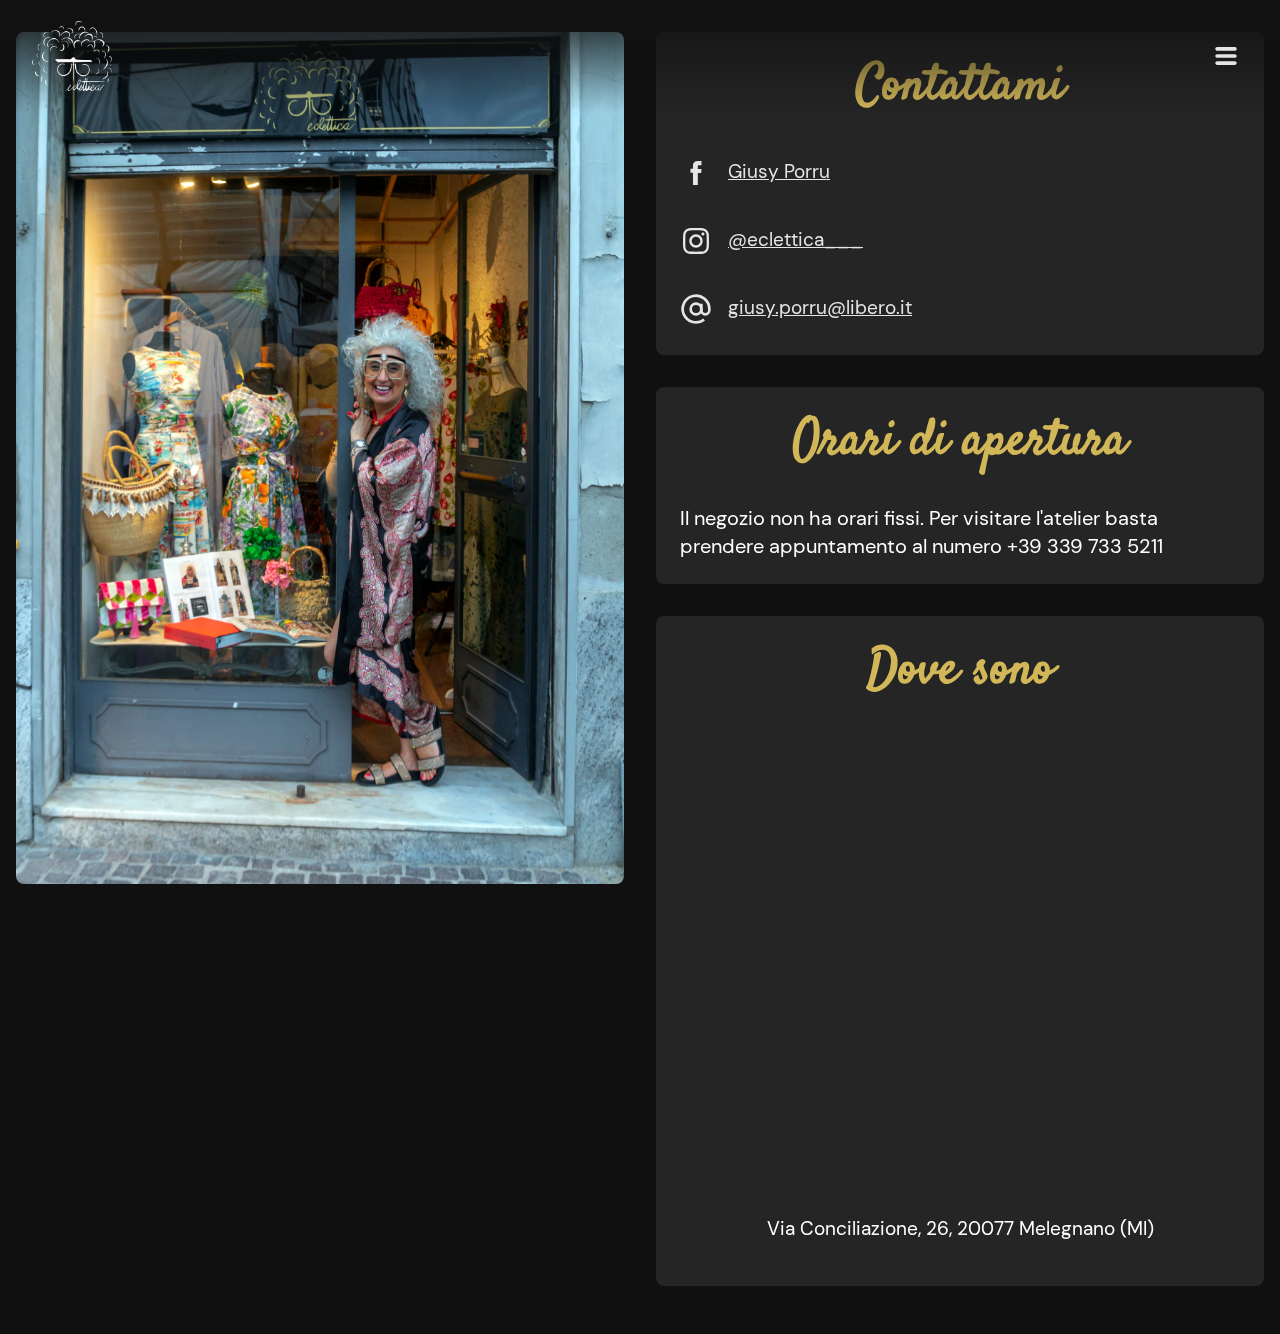
<file: contacts.html>
<!DOCTYPE html>
<html lang="it" dir="ltr">
<head>
    <meta charset="UTF-8">
    <meta name="viewport" content="width=device-width, initial-scale=1.0">
    <title>Contatti - Eclettica | Atelier di Moda e Musica a Melegnano</title>
    
    <!-- SEO -->
    <meta name="description" content="Contatta Eclettica, l'atelier di moda e musica a Melegnano. Vieni a trovarci in Via Conciliazione 26 o contattaci per informazioni sulle nostre creazioni uniche.">
    <meta name="keywords" content="eclettica contatti, atelier Melegnano, moda, musica, orari negozio, indirizzo">
    <meta name="author" content="Giusy Porru">
    <meta name="robots" content="index, follow, max-snippet:-1, max-image-preview:large, max-video-preview:-1">
    
    <!-- Open Graph / Social Media -->
    <meta property="og:type" content="website">
    <meta property="og:title" content="Contatti - Eclettica Atelier">
    <meta property="og:description" content="Vieni a trovarci nel nostro atelier a Melegnano. Creazioni uniche di moda e musica.">
    <meta property="og:image" content="https://eclettica.design/images/og-image.jpg">
    <meta property="og:url" content="https://eclettica.design/contacts">
    
    <!-- Twitter -->
    <meta name="twitter:card" content="summary_large_image">
    <meta name="twitter:title" content="Contatti - Eclettica Atelier">
    <meta name="twitter:description" content="Vieni a trovarci nel nostro atelier a Melegnano. Creazioni uniche di moda e musica.">
    <meta name="twitter:image" content="https://eclettica.design/images/twitter-image.jpg">
    
    <!-- Favicon -->
    <link rel="apple-touch-icon" sizes="180x180" href="images/favicon/apple-touch-icon.png">
    <link rel="icon" type="image/png" sizes="32x32" href="images/favicon/favicon-32x32.png">
    <link rel="icon" type="image/png" sizes="16x16" href="images/favicon/favicon-16x16.png">
    <link rel="icon" type="image/png" sizes="192x192" href="images/favicon/android-chrome-192x192.png">
    <link rel="icon" type="image/png" sizes="512x512" href="images/favicon/android-chrome-512x512.png">
    <link rel="icon" type="image/x-icon" href="images/favicon/favicon.ico">
    <link rel="manifest" href="images/favicon/site.webmanifest">
    <link rel="shortcut icon" href="images/favicon/favicon.ico">
    <meta name="theme-color" content="#101010">
    
    <!-- Preload -->
    <link rel="preload" href="fonts/dm-sans/DMSans-Regular.woff2" as="font" type="font/woff2" crossorigin>
    <link rel="preload" href="fonts/dm-sans/DMSans-Regular.woff" as="font" type="font/woff" crossorigin>
    <link rel="preload" href="fonts/dm-sans/DMSans-Medium.woff2" as="font" type="font/woff2" crossorigin>
    <link rel="preload" href="fonts/dm-sans/DMSans-Medium.woff" as="font" type="font/woff" crossorigin>
    <link rel="preload" href="fonts/dm-sans/DMSans-Bold.woff2" as="font" type="font/woff2" crossorigin>
    <link rel="preload" href="fonts/dm-sans/DMSans-Bold.woff" as="font" type="font/woff" crossorigin>
    <link rel="preload" href="fonts/satisfy/Satisfy-Regular.woff2" as="font" type="font/woff2" crossorigin>
    <link rel="preload" href="fonts/satisfy/Satisfy-Regular.woff" as="font" type="font/woff" crossorigin>
    <link rel="preload" href="css/style.css" as="style">
    
    
    <!-- Styles -->
    <link rel="stylesheet" href="css/styleIndex.css">
    <link rel="stylesheet" href="css/styleContacts.css">

    <!-- Schema.org markup per Google -->
    <script type="application/ld+json">
    {
        "@context": "https://schema.org",
        "@type": "WebSite",
        "url": "https://eclettica.design/",
        "name": "Eclettica",
        "description": "atelier di moda a Melegnano dal 1965. Creazioni uniche che fondono arte, musica e moda. Ogni pezzo è fatto a mano con passione e creatività.",
        "potentialAction": {
            "@type": "SearchAction",
            "target": "https://eclettica.design/search?q={search_term_string}",
            "query-input": "required name=search_term_string"
        },
        "sameAs": [
            "https://www.facebook.com/giusy.porru.3/",
            "https://www.instagram.com/eclettica___/"
        ]
    }
    </script>
    <script type="application/ld+json">
    {
        "@context": "https://schema.org",
        "@type": "Organization",
        "url": "https://eclettica.design",
        "logo": "https://eclettica.design/images/logo_giusy_oro.png",
        "name": "Eclettica",
        "siteNavigationElement": [
            {
                "@type": "SiteNavigationElement",
                "name": "Home",
                "url": "https://eclettica.design/"
            },
            {
                "@type": "SiteNavigationElement",
                "name": "About Me",
                "url": "https://eclettica.design/#about"
            },
            {
                "@type": "SiteNavigationElement",
                "name": "Contacts",
                "url": "https://eclettica.design/contacts.html"
            }
        ]
    }
    </script>
    
    <!-- Canonical URL -->
    <link rel="canonical" href="https://eclettica.design/contacts.html" />
    <!-- Collegamenti tra le pagine -->
    <link rel="prev" href="https://eclettica.design/" />


    <!-- Breadcrumbs strutturati -->
    <script type="application/ld+json">
    {
        "@context": "https://schema.org",
        "@type": "BreadcrumbList",
        "itemListElement": [{
            "@type": "ListItem",
            "position": 1,
            "name": "Home",
            "item": "https://eclettica.design/"
        },{
            "@type": "ListItem",
            "position": 2,
            "name": "Contatti",
            "item": "https://eclettica.design/contacts.html"
        }]
    }
    </script>
</head>
<body class="w-body bodyContent">
    <div class="w-box bodyInnerContent" role="main">
        <!-- NAVBAR -->
        <nav class="navbar" role="navigation" aria-label="Menu principale" itemscope itemtype="https://schema.org/SiteNavigationElement">
            <a href="index.html#home" class="navbarLogo" aria-label="Torna alla home">
                <img alt="Eclettica Logo" src="images/logo_giusy_oro.png" class="navbarLogoImage gold" />
                <img alt="Eclettica Logo" src="images/logo_giusy_bianco.png" class="navbarLogoImage white" />
            </a>
            <button type="button" class="navbarMenu" onclick="toggleMenu()" aria-expanded="false"
                aria-controls="sideMenu" aria-label="Apri menu">
                <svg xmlns="http://www.w3.org/2000/svg" viewBox="0 0 72 72">
                    <path fill="currentColor"
                        d="M56 48c2.209 0 4 1.791 4 4 0 2.209-1.791 4-4 4-1.202 0-38.798 0-40 0-2.209 0-4-1.791-4-4 0-2.209 1.791-4 4-4C17.202 48 54.798 48 56 48zM56 32c2.209 0 4 1.791 4 4 0 2.209-1.791 4-4 4-1.202 0-38.798 0-40 0-2.209 0-4-1.791-4-4 0-2.209 1.791-4 4-4C17.202 32 54.798 32 56 32zM56 16c2.209 0 4 1.791 4 4 0 2.209-1.791 4-4 4-1.202 0-38.798 0-40 0-2.209 0-4-1.791-4-4 0-2.209 1.791-4 4-4C17.202 16 54.798 16 56 16z" />
                </svg>
            </button>
        </nav>

        <!-- OPEN MENU -->
        <div id="sideMenu" class="side-menu" role="dialog" aria-label="Menu di navigazione" aria-hidden="true">
            <button class="close-btn" onclick="toggleMenu()" aria-label="Chiudi menu">
                <div class="w-html-embed">
                    <svg xmlns="http://www.w3.org/2000/svg" width="100%" height="100%" viewBox="0 0 24 24" fill="none"
                        stroke="currentColor" stroke-width="2" stroke-linecap="round" stroke-linejoin="round">
                        <line x1="18" y1="6" x2="6" y2="18"></line>
                        <line x1="6" y1="6" x2="18" y2="18"></line>
                    </svg>
                </div>
            </button>
            <nav role="navigation" aria-label="Menu principale">
                <a href="index.html" aria-label="Vai alla sezione Home">HOME</a>
                <a href="index.html#about " aria-label="Vai alla sezione Chi siamo">ABOUT ME</a>
                <a href="contacts.html" aria-label="Vai alla pagina Contatti">CONTACTS</a>
            </nav>
        </div>

        <!-- CONTACTS CONTENT -->
        <main class="contacts-content" role="main" aria-label="Contenuto principale">
            <div class="contacts-left" role="img" aria-label="Foto del negozio Eclettica">
                <div class="contact-image-container">
                    <img src="images/negozio.webp" alt="Vetrina e ingresso del negozio Eclettica" class="contact-image">
                </div>
            </div>
            <div class="contacts-right" role="complementary" aria-label="Informazioni di contatto">
                <!-- Sezione contatti -->
                <section class="contact-section" aria-labelledby="contact-title">
                    <h2 id="contact-title" class="section-title">Contattami</h2>
                    <div class="contact-methods" role="list">
                        <a href="https://www.facebook.com/giusy.porru.3/" 
                           class="contact-method" 
                           target="_blank"
                           rel="noopener"
                           role="listitem"
                           aria-label="Profilo Facebook di Giusy Porru, si apre in una nuova finestra">
                            <div class="contact-icon">
                                <svg xmlns="http://www.w3.org/2000/svg" viewBox="0 0 32 32" fill="currentColor">
                                    <path d="M13.0755 28H17.8395V15.9551H21.1654L21.5249 11.9101H17.8395C17.8395 11.9101 17.8395 10.382 17.8395 9.57303C17.8395 8.58427 18.0193 8.22472 18.9182 8.22472C19.6373 8.22472 21.5249 8.22472 21.5249 8.22472V4C21.5249 4 18.7384 4 18.1991 4C14.6036 4 12.9856 5.61798 12.9856 8.58427C12.9856 11.191 12.9856 11.8202 12.9856 11.8202H10.4688V15.8652H12.9856V28H13.0755Z"/>
                                </svg>
                            </div>
                            <span class="contact-label">Giusy Porru</span>
                        </a>
                        <a href="https://www.instagram.com/eclettica___/" 
                           class="contact-method" 
                           target="_blank"
                           rel="noopener"
                           role="listitem"
                           aria-label="Profilo Instagram Eclettica, si apre in una nuova finestra">
                            <div class="contact-icon">
                                <svg xmlns="http://www.w3.org/2000/svg" width="100%" height="100%" viewBox="0 0 32 32"
                                            fill="currentColor">
                                            <path fill-rule="evenodd" clip-rule="evenodd"
                                                d="M16 9.32426C12.313 9.32426 9.32426 12.313 9.32426 16C9.32426 19.6868 12.313 22.6756 16 22.6756C19.6868 22.6756 22.6756 19.6868 22.6756 16C22.6756 12.313 19.6868 9.32426 16 9.32426ZM16 20.3333C13.6067 20.3333 11.6666 18.3932 11.6666 16C11.6666 13.6067 13.6067 11.6666 16 11.6666C18.3932 11.6666 20.3333 13.6067 20.3333 16C20.3333 18.3932 18.3932 20.3333 16 20.3333Z"
                                                fill="currentcolor"></path>
                                            <path
                                                d="M22.9422 10.6203C23.8038 10.6203 24.5023 9.92187 24.5023 9.06029C24.5023 8.19872 23.8038 7.50032 22.9422 7.50032C22.0807 7.50032 21.3822 8.19872 21.3822 9.06029C21.3822 9.92187 22.0807 10.6203 22.9422 10.6203Z"
                                                fill="currentcolor"></path>
                                            <path fill-rule="evenodd" clip-rule="evenodd"
                                                d="M16 3C12.4694 3 12.0267 3.01497 10.6401 3.07823C9.25642 3.14139 8.3114 3.36112 7.48445 3.68251C6.62959 4.01473 5.90461 4.45925 5.1819 5.18195C4.45919 5.90466 4.01468 6.62964 3.68246 7.48451C3.36107 8.3114 3.14134 9.25642 3.07818 10.6401C3.01491 12.0267 3 12.4694 3 16C3 19.5306 3.01491 19.9733 3.07818 21.3599C3.14134 22.7436 3.36107 23.6886 3.68246 24.5155C4.01468 25.3704 4.45919 26.0953 5.1819 26.8181C5.90461 27.5408 6.62959 27.9853 7.48445 28.3175C8.3114 28.6389 9.25642 28.8587 10.6401 28.9218C12.0267 28.985 12.4694 29 16 29C19.5306 29 19.9733 28.985 21.3599 28.9218C22.7436 28.8587 23.6886 28.6389 24.5155 28.3175C25.3704 27.9853 26.0953 27.5408 26.8181 26.8181C27.5408 26.0953 27.9853 25.3704 28.3175 24.5155C28.6389 23.6886 28.8587 22.7436 28.9218 21.3599C28.985 19.9733 29 19.5306 29 16C29 12.4694 28.985 12.0267 28.9218 10.6401C28.8587 9.25642 28.6389 8.3114 28.3175 7.48451C27.9853 6.62964 27.5408 5.90466 26.8181 5.18195C26.0953 4.45925 25.3704 4.01473 24.5155 3.68251C23.6886 3.36112 22.7436 3.14139 21.3599 3.07823C19.9733 3.01497 19.5306 3 16 3ZM16 5.34239C19.4711 5.34239 19.8823 5.3556 21.2531 5.41814C22.5206 5.47599 23.2089 5.68777 23.667 5.86575C24.2738 6.10158 24.7069 6.38334 25.1618 6.83822C25.6167 7.29311 25.8984 7.72622 26.1342 8.33297C26.3123 8.79106 26.5241 9.4794 26.5819 10.7469C26.6444 12.1177 26.6577 12.5289 26.6577 16C26.6577 19.4711 26.6444 19.8823 26.5819 21.2531C26.5241 22.5206 26.3123 23.2089 26.1342 23.667C25.8984 24.2738 25.6167 24.7069 25.1618 25.1618C24.7069 25.6167 24.2738 25.8984 23.667 26.1342C23.2089 26.3123 22.5206 26.5241 21.2531 26.5819C19.8825 26.6444 19.4714 26.6577 16 26.6577C12.5286 26.6577 12.1175 26.6444 10.7469 26.5819C9.4794 26.5241 8.79106 26.3123 8.33297 26.1342C7.72617 25.8984 7.29311 25.6167 6.83817 25.1618C6.38329 24.7069 6.10153 24.2738 5.86575 23.667C5.68772 23.2089 5.47594 22.5206 5.41809 21.2531C5.35555 19.8823 5.34234 19.4711 5.34234 16C5.34234 12.5289 5.35555 12.1177 5.41809 10.7469C5.47594 9.4794 5.68772 8.79106 5.86575 8.33297C6.10153 7.72622 6.38329 7.29311 6.83817 6.83822C7.29311 6.38334 7.72617 6.10158 8.33297 5.86575C8.79106 5.68777 9.4794 5.47599 10.7469 5.41814C12.1177 5.3556 12.5289 5.34239 16 5.34239Z"
                                                fill="currentcolor"></path>
                                        </svg>
                            </div>
                            <span class="contact-label">@eclettica___</span>
                        </a>
                        <a href="mailto:giusy.porru@libero.it" 
                           class="contact-method"
                           role="listitem"
                           aria-label="Invia email a giusy.porru@libero.it">
                            <div class="contact-icon">
                                <svg xmlns="http://www.w3.org/2000/svg" viewBox="0 0 24 24" fill="none" stroke="currentColor" stroke-width="2">
                                    <circle cx="12" cy="12" r="4"></circle>
                                    <path d="M16 8v5a3 3 0 0 0 6 0v-1a10 10 0 1 0-3.92 7.94"></path>
                                </svg>
                            </div>
                            <span class="contact-label">giusy.porru@libero.it</span>
                        </a>
                    </div>
                </section>

                <!-- Orari -->
                <section class="hours-section" aria-labelledby="hours-title">
                    <h2 id="hours-title" class="section-title">Orari di apertura</h2>
                    <span role="text">Il negozio non ha orari fissi. Per visitare l'atelier basta prendere appuntamento al numero 
                        <a href="tel:+393397335211" class="phone-link" aria-label="Chiama il numero 339 733 5211">+39 339 733 5211</a>
                    </span>
                </section>
                
                <!-- Mappa -->
                <section class="map-section" aria-labelledby="location-title">
                    <h2 id="location-title" class="section-title">Dove sono</h2>
                    <div class="map-container" role="region" aria-label="Mappa di Google con la posizione del negozio">
                        <iframe 
                            title="Mappa di Google che mostra la posizione del negozio in Via Conciliazione 26, Melegnano"
                            src="https://www.google.com/maps/embed?pb=!1m18!1m12!1m3!1d2800.9303010444736!2d9.319570676891752!3d45.35671177107373!2m3!1f0!2f0!3f0!3m2!1i1024!2i768!4f13.1!3m3!1m2!1s0x4786c4e04f0c3ee1%3A0x6a7c47e5c6c42dd1!2sVia%20Conciliazione%2C%2026%2C%2020077%20Melegnano%20MI!5e0!3m2!1sen!2sit!4v1689241427428!5m2!1sen!2sit"
                            width="100%" 
                            height="450" 
                            style="border:0;" 
                            allowfullscreen="" 
                            loading="lazy" 
                            referrerpolicy="no-referrer-when-downgrade">
                        </iframe>
                    </div>
                    <div class="address" role="contentinfo">
                        <p>Via Conciliazione, 26, 20077 Melegnano (MI)</p>
                    </div>
                </section>               
            </div>
        </main>
    </div>

    <!-- Aggiungiamo uno skip link per saltare direttamente ai contenuti -->
    <a href="#main-content" class="skip-link">Salta al contenuto principale</a>

<!-- JS -->
    <script>
        function toggleMenu() {
            const menu = document.getElementById('sideMenu');
            const menuButton = document.querySelector('.navbarMenu');
            const body = document.body;
            const isOpen = menu.classList.contains('open');

            menu.classList.toggle('open');
            menuButton.classList.toggle('hidden');

            // Aggiorna gli attributi ARIA
            menu.setAttribute('aria-hidden', !isOpen);
            menuButton.setAttribute('aria-expanded', isOpen);

            // Toggle body scroll
            body.style.overflow = isOpen ? 'auto' : 'hidden';
        }

        // Aggiungi event listener per tutti i link nel menu
        document.querySelectorAll('.side-menu a').forEach(link => {
            link.addEventListener('click', function (e) {
                if (this.getAttribute('href') !== '#') {  // Non eseguire per il bottone close
                    const targetId = this.getAttribute('href').slice(1);
                    const targetElement = document.getElementById(targetId);

                    // Chiudi il menu e riabilita lo scroll
                    toggleMenu();
                    document.body.style.overflow = 'auto';

                    // Scroll alla sezione
                    if (targetElement) {
                        e.preventDefault();
                        targetElement.scrollIntoView({
                            behavior: 'smooth'
                        });
                    }
                }
            });
        });

        // Aggiungiamo gestione della tastiera per l'accessibilità
        document.addEventListener('keydown', function(e) {
            if (e.key === 'Escape') {
                const menu = document.getElementById('sideMenu');
                if (menu.classList.contains('open')) {
                    toggleMenu();
                }
            }
        });
        
    </script>
</body>
</html>
</file>
<file: css/style.css>
/* GENERAL SETTINGS */
html {
    scroll-behavior: smooth;
    background-color: #101010;
}

::-webkit-scrollbar, 
::-webkit-scrollbar-button {
    display: none;
}

body {
    -ms-overflow-style: none;
}

/* BASE ELEMENTS */
:where(body.w-body) {
    box-sizing: border-box;
    border-width: 1px;
    -webkit-font-smoothing: antialiased;
    -moz-osx-font-smoothing: grayscale;
    margin: 0;
}

:where(img.w-image) {
    box-sizing: border-box;
    border-width: 1px;
    outline-width: 1px;
    max-width: 100%;
    display: block;
    height: auto;
}

:where(a.w-link, a.w-rich-text-link) {
    box-sizing: border-box;
    border-width: 1px;
    outline-width: 1px;
    min-height: 1em;
    display: inline-block;
}

:where(button.w-button) {
    font-family: inherit;
    font-size: 100%;
    line-height: 1.15;
    box-sizing: border-box;
    border-width: 1px;
    border-style: solid;
    text-transform: none;
    margin: 0;
}

:where(div.w-html-embed) {
    display: contents;
}

:where(b.w-bold-text) {
    font-weight: 700;
    box-sizing: border-box;
    border-width: 1px;
}

:where(h1.w-heading, h2.w-heading) {
    box-sizing: border-box;
    border-width: 1px;
    outline-width: 1px;
}

:where(div.w-text) {
    box-sizing: border-box;
    border-width: 1px;
    outline-width: 1px;
    min-height: 1em;
}

:where(input.w-text-input, textarea.w-text-area) {
    font-family: inherit;
    font-size: 100%;
    line-height: 1.15;
    box-sizing: border-box;
    border-width: 1px;
    border-style: solid;
    display: block;
    margin: 0;
}

:where(textarea.w-text-area) {
    resize: none;
}

/* LAYOUT */
.bodyContent {
    border-color: #101010;
}

.bodyInnerContent {
    color: #e7e5e4;
    font-family: DM Sans, sans-serif;
    font-size: 1.25rem;
    line-height: 1.375;
    background-color: #101010;
}

/* HERO SECTION */
.homeContent {
    position: relative;
    width: 100%;
    height: 100vh;
    overflow: hidden;
    background-color: #101010;
}

.heroSection {
    position: absolute;
    top: 0;
    right: 0;
    width: 75%;
    height: 100%;
}

.heroImage {
    width: 100%;
    height: 100%;
    object-fit: cover;
    object-position: center;
}

.heroOverlay {
    position: absolute;
    top: 0;
    left: 0;
    width: 100%;
    height: 100%;
    background: linear-gradient(90deg, #101010 25%, rgba(16, 16, 16, 0) 75%);
    display: flex;
    align-items: center;
}

.heroTitle {
    display: flex;
    flex-direction: column;
    width: 100%;
    position: relative;
    max-width: 1216px;
    column-gap: 1rem;
    row-gap: 1rem;
    margin-top: auto;
    margin-bottom: auto;
    margin-left: 5%;
}

.heroTitleImage {
    max-width: 25%;

}

.heroTitleText {
    margin: 0;
    color: #d2b758;
    font-size: 2.75em;
    line-height: 0.5;
    font-weight: 200;
}

/* NAVBAR */
.navbar {
    position: fixed;
    top: 0;
    left: 0;
    right: 0;
    z-index: 100;
    padding: 1rem 2rem;
    display: flex;
    align-items: center;
    justify-content: space-between;
    transform: translateY(0);
    transition: transform 0.3s ease-in-out;
}

.navbar.hidden {
    transform: translateY(-100%);
}

.navbarLogo {
    display: block;
    width: 80px;
    height: 80px;
    position: relative;
}

.navbarLogoImage {
    width: 100%;
    height: 100%;
    object-fit: contain;
    position: absolute;
    top: 0;
    left: 0;
    /* rimossa la transition */
}

.navbarLogoImage.white {
    opacity: 1;
}

.navbarLogoImage.gold {
    opacity: 0;
}

.navbarLogo:hover .navbarLogoImage.white {
    opacity: 0;
}

.navbarLogo:hover .navbarLogoImage.gold {
    opacity: 1;
}

.navbarMenu {
    display: flex;
    align-items: center;
    justify-content: center;
    width: 2.75rem;
    height: 2.75rem;
    padding: 0;
    border: none;
    background: transparent;
    color: #e7e5e4;
    cursor: pointer;
    transition: color 0.3s ease, opacity 0.3s ease;
}

.navbarMenu svg {
    width: 100%;
    height: 100%;
}

.navbarMenu:hover {
    color: #d2b758;
}

.navbarMenu.hidden {
    opacity: 0;
    pointer-events: none;
}

/* SIDE MENU */
.side-menu {
    height: 100vh;
    width: 100%;
    position: fixed;
    z-index: 999;
    inset: 0;
    background-color: rgba(15, 15, 15, 0.95);
    display: flex;
    flex-direction: column;
    align-items: center;
    justify-content: center;
    opacity: 0;
    visibility: hidden;
    transition: all 0.5s ease-in-out;
}

.side-menu a {
    padding: 20px;
    text-decoration: none;
    font-size: 28px;
    color: #e7e5e4;
    display: block;
    transition: 0.3s;
    text-align: center;
}

.side-menu a:hover {
    color: #d2b758;
}

.side-menu .close-btn {
    position: absolute;
    top: 55px;
    right: 25px;
    width: 2.75rem;
    height: 2.75rem;
    display: flex;
    align-items: center;
    justify-content: center;
    color: #e7e5e4;
    border: none;
    background: transparent;
    margin-right: 30px;
    padding: 0;
}

.side-menu .close-btn:hover {
    color: #d2b758;
}

.side-menu.open {
    opacity: 1;
    visibility: visible;
}

/* ABOUT SECTION */
.aboutExternContent {
    position: relative;
    margin-top: 0;
    background-color: rgba(15, 15, 15, 0.71);
}

.aboutInnerContent {
    position: relative;
    max-width: 1680px;
    margin-left: auto;
    margin-right: auto;
    z-index: 2;
}

.aboutExternBox {
    display: flex;
    padding: 2rem;
    margin-left: 2rem;
    margin-right: 2rem;
    border-bottom-left-radius: .5rem;
    border-bottom-right-radius: .5rem;
    box-shadow: 0 25px 50px -12px #00000040;
    top: -6rem;
    flex-wrap: wrap;
    background-color: #252525;
}

.aboutInnerBoxText {
    display: flex;
    flex-direction: column;
    column-gap: 1rem;
    row-gap: 1rem;
    margin-left: auto;
    margin-right: auto;
    max-width: none;
    padding-left: 0rem;
    padding-right: 0rem;
    padding-top: 30px;
}

.aboutInnerBoxTitle {
    margin-top: 0;
    margin-bottom: 0;
    line-height: 1.25;
    font-weight: 600;
    font-size: 2.8em;
    font-family: Great Vibes, sans-serif;
    color: #d2b758;
}

.aboutDescription {
    display: flex;
    flex-direction: column;
    padding-left: 2rem;
    padding-right: 2rem;
    column-gap: 6em;
    row-gap: 6em;
    padding-top: 6rem;
    padding-bottom: 6rem;
}

.storyBox, .story2Box {
    display: flex;
    align-items: center;
    column-gap: 4rem;
    row-gap: 4rem;
}

.storyBoxImage, .story2BoxImage {
    width: 100%;
    border-top-left-radius: .5rem;
    border-top-right-radius: .5rem;
    border-bottom-left-radius: .5rem;
    border-bottom-right-radius: .5rem;
    overflow-x: hidden;
    overflow-y: hidden;
}

.storyImage, .story2Image {
    width: 100%;
    height: 100%;
    object-fit: cover;
    aspect-ratio: 1;
}

.storyBoxText, .story2BoxText {
    display: flex;
    flex-direction: column;
    width: 100%;
    column-gap: 1rem;
    row-gap: 1rem;
}

.storyExternTitle, .story2ExternTitle {
    margin-top: 0;
    margin-bottom: 0;
    margin-left: 2rem;
    margin-right: 2rem;
    line-height: 1.25;
    font-size: 2.25em;
}

.storyInnerTitle, .story2InnerTitle {
    line-height: 1;
    font-family: Great Vibes, sans-serif;
    color: #d2b758;
    font-size: 1.5em;
}

.storyText, .story2Text {
    margin-left: 2rem;
    margin-right: 2rem;
}

/* FOOTER */
.footerExternContent {
    position: relative;
    border-color: transparent;
    background-color: #252525;
}

.footerInnerContent {
    display: flex;
    flex-direction: column;
    align-items: center;
    column-gap: 1rem;
    row-gap: 1rem;
    padding: 2rem;
    max-width: 1280px;
    margin-left: auto;
    margin-right: auto;
}

.footerExternBox {
    display: flex;
    flex-direction: column;
    column-gap: 1rem;
    row-gap: 1rem;
    flex-wrap: wrap;
    justify-content: center;
}

.footerInnerBox {
    display: flex;
    flex-shrink: 0;
    flex-grow: 0;
    align-self: center;
    column-gap: 30px;
    row-gap: 30px;
}

.iconBox {
    color: #e7e5e4;
    width: 2rem;
    height: 2rem;
}

.iconBox:hover {
    color: #d2b758;
}

.footerInnerBoxText {
    display: flex;
    align-items: center;
    justify-content: center;
}

.textLink {
    text-decoration-line: none;
    color: #e7e5e4;
    margin-left: 7px;
}

.textLink:hover {
    color: #d2b758;
}

/* CONTACTS PAGE */
.contacts-content {
    padding: 120px 2rem 2rem;
    max-width: 1200px;
    margin: 0 auto;
    margin-top: 100px; /* Altezza della navbar */
}

.section-title {
    color: #d2b758;
    font-size: 2.5em;
    font-family: Great Vibes, sans-serif;
    margin-bottom: 2rem;
    text-align: center;
}

.contact-section,
.hours-section,
.map-section {
    margin-bottom: 4rem;
    padding: 2rem;
    background-color: #252525;
    border-radius: 0.5rem;
}

.contact-methods {
    display: flex;
    flex-direction: column;
    gap: 1.5rem;
}

.contact-method {
    display: flex;
    align-items: center;
    gap: 1rem;
    color: #e7e5e4;
    text-decoration: none;
    font-size: 1.2rem;
    transition: color 0.3s ease;
}

.contact-method:hover {
    color: #d2b758;
}

.store-hours {
    display: flex;
    flex-direction: column;
    gap: 1rem;
}

.hours-row {
    display: flex;
    justify-content: space-between;
    padding: 0.5rem 0;
    border-bottom: 1px solid rgba(231, 229, 228, 0.1);
}

.day {
    font-weight: bold;
}

.map-container {
    width: 100%;
    border-radius: 0.5rem;
    overflow: hidden;
    margin-bottom: 1rem;
}

.address {
    text-align: center;
    font-size: 1.1rem;
}

/* Media Queries for Contacts Page */
@media (max-width: 767px) {
    .contacts-content {
        padding: 100px 1rem 1rem;
    }

    .section-title {
        font-size: 2em;
    }

    .contact-method {
        font-size: 1rem;
    }

    .hours-row {
        flex-direction: column;
        text-align: center;
        gap: 0.5rem;
    }
}

/* STILI PER LA PAGINA CONTATTI */

/* Contenitore principale */
.contacts-content {
    /* ...existing code... */
    padding: 2rem;
    margin-top: 100px; /* Altezza della navbar */
}

/* Sezioni superiore e inferiore */
.contact-top, .contact-bottom {
    display: flex;
    flex-wrap: wrap;
    gap: 2rem;
    margin-bottom: 4rem;
}

/* Colonne sinistra e destra */
.contact-left, .contact-right {
    flex: 1;
    min-width: 300px;
}

/* Immagine del negozio */
.contact-image {
    width: 100%;
    height: auto;
    border-radius: 0.5rem;
    object-fit: cover;
}

/* Sezioni individuali */
.contact-section, .hours-section, .map-section {
    background-color: #252525;
    padding: 2rem;
    border-radius: 0.5rem;
}

/* Adattamento per schermi piccoli */
@media (max-width: 991px) {
    .contact-top, .contact-bottom {
        flex-direction: column;
    }
    .contact-left, .contact-right {
        min-width: auto;
    }
}

/* MEDIA QUERIES */
@media (max-width: 1440px) {
    .heroTitleImage { max-width: 30%; }
    .navbarLogo { width: 80px; height: 80px; }
    .navbarMenu, .side-menu .close-btn { height: 2rem; }
    .aboutInnerBoxTitle {
        font-size: 2.5em;
        color: #d2b758;
    }
    .storyBoxText, .story2BoxText {
        column-gap: 1rem;
        row-gap: 1rem;
        font-size: 1.25rem;
    }
    .storyInnerTitle, .story2InnerTitle {
        font-size: 1.2em;
    }
    .storyText, .story2Text {
        font-size: 1.1rem;
    }
}

@media (max-width: 991px) {
    .bodyInnerContent { font-size: 1rem; }
    .navbarLogo { width: 70px; }
    .aboutInnerBoxTitle {
        font-size: 2.2em;
    }
    .storyImage, .story2Image {
        aspect-ratio: 1;
    }
    .storyText {
        margin-right: 1.5rem;
    }
    .story2Text {
        margin-left: 1.5rem;
    }
}

@media (max-width: 767px) {
    .heroSection {
        width: 100%;
    }
    
    .heroOverlay {
        background: linear-gradient(180deg, #101010 0%, rgba(16, 16, 16, 0) 50%);
    }

    .heroTitle {
        margin-top: auto;
        margin-bottom: 8em;
    }
    .heroShadow {
        right: 0;
        bottom: 50%;
        background: linear-gradient(180deg, #101010, #1e293b00);
        height: 30vh;
    }
    .heroTitle {
        margin-top: auto;
        margin-bottom: 8em;
    }
    .heroTitleImage {
        max-width: 50%;
    }
    .heroTitleText {
        width: auto;
        font-size: 2.45em;
        line-height: .5;
    }


    .navbarMenu {
        width: 2rem;
        height: 2rem;
    }
    .aboutInnerBoxTitle {
        font-size: 2.2em;
    }
    .storyBox, .story2Box {
        flex-direction: column;
        column-gap: 3em;
        row-gap: 3em;
    }
    .storyBoxImage, .story2BoxImage {
        aspect-ratio: 1;
    }
    .storyImage, .story2Image {
        height: 100%;
        object-fit: cover;
        aspect-ratio: .6666666666666666;
    }
    .storyBoxText, .story2BoxText {
        order: 1;
    }
    .side-menu .close-btn {
        height: 1.7rem;
        width: 1.7rem;
        right: 20px;
    }
}

@media (max-width: 479px) {
    .homeContent { padding: 0; }
    .heroSection {
        bottom: 10rem;
    }
    .heroTitle {
        padding-left: 2rem;
        padding-right: 2rem;
    }
    .heroTitleImage {
        max-width: 70%;
    }
    .heroTitleText {
        font-size: 2.25em;
    }

    .navbarMenu {
        margin-right: 10px;
    }
    .aboutExternBox {
        border-radius: 0;
        margin-left: 0;
        margin-right: 0;
    }
    .aboutInnerBoxTitle {
        font-size: 2.2em;
    }
    .storyExternTitle, .story2ExternTitle {
        margin-left: 0;
        margin-right: 0;
        font-size: 1.5em;
    }
    .storyText, .story2Text {
        margin-left: 0;
        margin-right: 0;
    }
    .side-menu .close-btn {
        right: 5px;
    }
}
</file>
<file: css/styleIndex.css>
/* Font faces */
@font-face {
    font-family: 'DM Sans';
    src: url('../fonts/dm-sans/DMSans-Regular.woff2') format('woff2'),
         url('../fonts/dm-sans/DMSans-Regular.woff') format('woff');
    font-weight: 400;
    font-style: normal;
    font-display: swap;
}

@font-face {
    font-family: 'DM Sans';
    src: url('../fonts/dm-sans/DMSans-Medium.woff2') format('woff2'),
         url('../fonts/dm-sans/DMSans-Medium.woff') format('woff');
    font-weight: 500;
    font-style: normal;
    font-display: swap;
}

@font-face {
    font-family: 'DM Sans';
    src: url('../fonts/dm-sans/DMSans-Bold.woff2') format('woff2'),
         url('../fonts/dm-sans/DMSans-Bold.woff') format('woff');
    font-weight: 700;
    font-style: normal;
    font-display: swap;
}

@font-face {
    font-family: 'Satisfy';
    src: url('../fonts/satisfy/Satisfy-Regular.woff2') format('woff2'),
         url('../fonts/satisfy/Satisfy-Regular.woff') format('woff');
    font-weight: normal;
    font-style: normal;
    font-display: swap;
}

/* GENERAL SETTINGS */
html {
    scroll-behavior: smooth;
    background-color: #101010;
}

::-webkit-scrollbar, 
::-webkit-scrollbar-button {
    display: none;
}

body {
    -ms-overflow-style: none;
}

/* BASE ELEMENTS */
:where(body.w-body) {
    box-sizing: border-box;
    border-width: 1px;
    -webkit-font-smoothing: antialiased;
    -moz-osx-font-smoothing: grayscale;
    margin: 0;
}

:where(img.w-image) {
    box-sizing: border-box;
    border-width: 1px;
    outline-width: 1px;
    max-width: 100%;
    display: block;
    height: auto;
}

:where(a.w-link, a.w-rich-text-link) {
    box-sizing: border-box;
    border-width: 1px;
    outline-width: 1px;
    min-height: 1em;
    display: inline-block;
}

:where(button.w-button) {
    font-family: inherit;
    font-size: 100%;
    line-height: 1.15;
    box-sizing: border-box;
    border-width: 1px;
    border-style: solid;
    text-transform: none;
    margin: 0;
}

:where(div.w-html-embed) {
    display: contents;
}

:where(b.w-bold-text) {
    font-weight: 700;
    box-sizing: border-box;
    border-width: 1px;
}

:where(h1.w-heading, h2.w-heading) {
    box-sizing: border-box;
    border-width: 1px;
    outline-width: 1px;
}

:where(div.w-text) {
    box-sizing: border-box;
    border-width: 1px;
    outline-width: 1px;
    min-height: 1em;
}

:where(input.w-text-input, textarea.w-text-area) {
    font-family: inherit;
    font-size: 100%;
    line-height: 1.15;
    box-sizing: border-box;
    border-width: 1px;
    border-style: solid;
    display: block;
    margin: 0;
}

:where(textarea.w-text-area) {
    resize: none;
}

/* LAYOUT */
.bodyContent {
    border-color: #101010;
}

.bodyInnerContent {
    color: #e7e5e4;
    font-family: 'DM Sans', sans-serif;
    font-size: 1.25rem;
    line-height: 1.375;
    background-color: #101010;
}

/* HERO SECTION */
.homeContent {
    position: relative;
    width: 100%;
    height: 100dvh;
    overflow: hidden;
    background-color: #101010;
}

.heroSection {
    position: absolute;
    top: 0;
    right: 0;
    width: 75%;
    height: 100%;
}

.heroImage {
    width: 100%;
    height: 100%;
    object-fit: cover;
    object-position: center;
}

.heroOverlay {
    position: absolute;
    top: 0;
    left: 0;
    width: 100%;
    height: 100%;
    background: linear-gradient(90deg, #101010 25%, rgba(16, 16, 16, 0) 75%);
    display: flex;
    align-items: center;
}

.heroTitle {
    display: flex;
    flex-direction: column;
    width: 100%;
    position: relative;
    max-width: 1216px;
    column-gap: 1rem;
    row-gap: 1rem;
    margin-top: auto;
    margin-bottom: auto;
    margin-left: 5%;
}

.heroTitleImage {
    max-width: 25%;

}

.heroTitleText {
    margin: 0;
    color: #d2b758;
    font-size: 2.75em;
    line-height: 0.5;
    font-weight: 200;
}

/* NAVBAR */
.navbar {
    position: fixed;
    top: 0;
    left: 0;
    right: 0;
    z-index: 100;
    padding: 1rem 2rem;
    display: flex;
    align-items: center;
    justify-content: space-between;
    transform: translateY(0);
    transition: transform 0.3s ease-in-out;
}

.navbar.hidden {
    transform: translateY(-100%);
}

.navbarLogo {
    display: block;
    width: 80px;
    height: 80px;
    position: relative;
}

.navbarLogoImage {
    width: 100%;
    height: 100%;
    object-fit: contain;
    position: absolute;
    top: 0;
    left: 0;
    /* rimossa la transition */
}

.navbarLogoImage.white {
    opacity: 1;
}

.navbarLogoImage.gold {
    opacity: 0;
}

.navbarLogo:hover .navbarLogoImage.white {
    opacity: 0;
}

.navbarLogo:hover .navbarLogoImage.gold {
    opacity: 1;
}

.navbarMenu {
    display: flex;
    align-items: center;
    justify-content: center;
    width: 2.75rem;
    height: 2.75rem;
    padding: 0;
    border: none;
    background: transparent;
    color: #e7e5e4;
    cursor: pointer;
    transition: color 0.3s ease, opacity 0.3s ease;
}

.navbarMenu svg {
    width: 100%;
    height: 100%;
}

.navbarMenu:hover {
    color: #d2b758;
}

.navbarMenu.hidden {
    opacity: 0;
    pointer-events: none;
}

/* SIDE MENU */
.side-menu {
    height: 100dvh;
    width: 100%;
    position: fixed;
    z-index: 999;
    inset: 0;
    background-color: rgba(15, 15, 15, 0.95);
    display: flex;
    flex-direction: column;
    align-items: center;
    justify-content: center;
    opacity: 0;
    visibility: hidden;
    transition: all 0.5s ease-in-out;
}

.side-menu a {
    padding: 20px;
    text-decoration: none;
    font-size: 40px;
    color: #e7e5e4;
    display: block;
    transition: 0.3s;
    text-align: center;
}

.side-menu a:hover {
    color: #d2b758;
}

.side-menu .close-btn {
    position: absolute;
    top: 55px;
    right: 25px;
    width: 2.75rem;
    height: 2.75rem;
    display: flex;
    align-items: center;
    justify-content: center;
    color: #e7e5e4;
    border: none;
    background: transparent;
    margin-right: 30px;
    padding: 0;
}

.side-menu .close-btn:hover {
    color: #d2b758;
}

.side-menu.open {
    opacity: 1;
    visibility: visible;
}

/* ABOUT SECTION */
.aboutExternContent {
    position: relative;
    margin-top: 0;
    background-color: rgba(15, 15, 15, 0.71);
}

.aboutExternBox,
.storyBox,
.story2Box {
    opacity: 0;
    transform: translateY(50px);
    transition: opacity 1s ease-out, transform 1s ease-out;
    will-change: opacity, transform;
}

.aboutExternBox.visible,
.storyBox.visible,
.story2Box.visible {
    opacity: 1;
    transform: translateY(0);
}

.aboutInnerContent {
    position: relative;
    max-width: 1480px;
    margin-left: auto;
    margin-right: auto;
    padding-left: 6rem;
    padding-right: 6rem;
    z-index: 2;
}

.aboutExternBox {
    display: flex;
    padding: 2rem;
    margin-left: 2rem;
    margin-right: 2rem;
    border-bottom-left-radius: .5rem;
    border-bottom-right-radius: .5rem;
    box-shadow: 0 25px 50px -12px #00000040;
    top: -6rem;
    flex-wrap: wrap;
    background-color: #252525;
}

.aboutInnerBoxText {
    display: flex;
    flex-direction: column;
    column-gap: 1rem;
    row-gap: 1rem;
    margin-left: auto;
    margin-right: auto;
    max-width: none;
    padding-left: 0rem;
    padding-right: 0rem;
    padding-top: 30px;
}

.aboutInnerBoxTitle {
    margin-top: 0;
    margin-bottom: 0;
    line-height: 1.25;
    font-weight: 600;
    font-size: 2.8em;
    font-family: 'Satisfy', sans-serif;
    color: #d2b758;
}

.aboutDescription {
    display: flex;
    flex-direction: column;
    padding-left: 2rem;
    padding-right: 2rem;
    column-gap: 6em;
    row-gap: 6em;
    padding-top: 6rem;
    padding-bottom: 6rem;
}

.storyBox, .story2Box {
    display: flex;
    align-items: center;
    column-gap: 4rem;
    row-gap: 4rem;
}

.storyBoxImage, .story2BoxImage {
    width: 55%; /* Ridotta la larghezza */
    margin: 0 auto; /* Centra il contenitore */
    border-radius: .5rem;
    overflow: hidden;
    aspect-ratio: 0.67; /* Rapporto 2:3 per un formato verticale */
    background-color: #252525;
}

.storyImage, .story2Image {
    width: 100%;
    height: 100%;
    object-fit: cover;
    aspect-ratio: 1;
}

.storyBoxText, .story2BoxText {
    display: flex;
    flex-direction: column;
    width: 100%;
    column-gap: 1rem;
    row-gap: 1rem;
}

.storyExternTitle, .story2ExternTitle {
    margin-top: 0;
    margin-bottom: 0;
    margin-left: 2rem;
    margin-right: 2rem;
    line-height: 1.25;
    font-size: 2.25em;
}

.storyInnerTitle, .story2InnerTitle {
    line-height: 1;
    font-family: 'Satisfy', sans-serif;
    color: #d2b758;
    font-size: 1.5em;
}

.storyText, .story2Text {
    margin-left: 2rem;
    margin-right: 2rem;
}

/* FOOTER */
.footerExternContent {
    position: relative;
    border-color: transparent;
    background-color: #252525;
}

.footerInnerContent {
    display: flex;
    flex-direction: column;
    align-items: center;
    column-gap: 1rem;
    row-gap: 1rem;
    padding: 2rem;
    max-width: 1280px;
    margin-left: auto;
    margin-right: auto;
}

.footerExternBox {
    display: flex;
    flex-direction: column;
    column-gap: 1rem;
    row-gap: 1rem;
    flex-wrap: wrap;
    justify-content: center;
}

.footerInnerBox {
    display: flex;
    flex-shrink: 0;
    flex-grow: 0;
    align-self: center;
    column-gap: 30px;
    row-gap: 30px;
}

.iconBox {
    color: #e7e5e4;
    width: 2rem;
    height: 2rem;
}

.iconBox:hover {
    color: #d2b758;
}

.footerInnerBoxText {
    display: flex;
    align-items: center;
    justify-content: center;
}

.textLink {
    text-decoration-line: none;
    color: #e7e5e4;
    margin-left: 7px;
}

.textLink:hover {
    color: #d2b758;
}

/* CAROUSEL STYLES */
.carousel-container {
    width: 100%;
    height: 100%;
    position: relative;
    overflow: hidden;
    aspect-ratio: 0.67; /* Rapporto 2:3, stesso della box image */
}

.carousel-slide {
    position: absolute;
    top: 0;
    left: 0;
    width: 100%;
    height: 100%;
    opacity: 0;
    transition: opacity 1s ease-in-out;
    display: flex;  /* Aggiunto per centrare l'immagine */
    align-items: center;  /* Centra verticalmente */
    justify-content: center;  /* Centra orizzontalmente */
}

.carousel-slide.active {
    opacity: 1;
    z-index: 1;  /* Assicura che lo slide attivo sia sopra gli altri */
}

.carousel-slide img {
    width: 100%;
    height: 100%;
    object-fit: cover;
    object-position: center;
}

/* MEDIA QUERIES */
@media (max-width: 1440px) {
    .heroTitleImage { max-width: 30%; }
    .navbar {background: linear-gradient(to bottom, rgba(18, 18, 18) 0%, rgba(0,0,0,0) 100%);}
    .navbarLogo { width: 80px; height: 80px; }
    .navbarMenu, .side-menu .close-btn { height: 2rem; }
    .aboutInnerBoxTitle {
        font-size: 2.5em;
        color: #d2b758;
    }
       

    .aboutInnerContent {
        padding-left: 0rem;
        padding-right: 0rem;
        max-width: 1100px;
    }

    .storyBoxImage, .story2BoxImage {
        width: 75%;
    }


    .storyBoxText, .story2BoxText {
        column-gap: 1rem;
        row-gap: 1rem;
        font-size: 1.25rem;
    }
    .storyInnerTitle, .story2InnerTitle {
        font-size: 1.2em;
    }
    .storyText, .story2Text {
        font-size: 1.1rem;
    }
}

@media (max-width: 991px) {
    .bodyInnerContent { font-size: 1rem; }
    .navbarLogo { width: 70px; }
    .aboutInnerBoxTitle {
        font-size: 2.2em;
    }
    .storyImage, .story2Image {
        aspect-ratio: 1;
    }
    .storyText {
        margin-right: 1.5rem;
    }
    .story2Text {
        margin-left: 1.5rem;
    }
}

@media (max-width: 767px) {
    .heroSection {
        width: 100%;
    }
    
    .heroOverlay {
        background: linear-gradient(180deg, #101010 0%, rgba(16, 16, 16, 0) 50%);
    }

    .heroTitle {
        margin-top: auto;
        margin-bottom: 8em;
    }
    .heroShadow {
        right: 0;
        bottom: 50%;
        background: linear-gradient(180deg, #101010, #1e293b00);
        height: 30vh;
    }
    .heroTitle {
        margin-top: auto;
        margin-bottom: 8em;
    }
    .heroTitleImage {
        max-width: 50%;
    }
    .heroTitleText {
        width: auto;
        font-size: 2.45em;
        line-height: .5;
    }
    .side-menu a {
        font-size: 30px;
    }
    .navbarMenu {
        width: 2rem;
        height: 2rem;
    }
    .aboutInnerBoxTitle {
        font-size: 2.2em;
    }
    .storyBox, .story2Box {
        flex-direction: column;
        column-gap: 3em;
        row-gap: 3em;
    }
    .storyBoxImage, .story2BoxImage {
        width: 100%;
        aspect-ratio: 0.67;
    }
    .storyImage, .story2Image {
        height: 100%;
        object-fit: cover;
        aspect-ratio: 0.67;
    }
    .storyBoxText, .story2BoxText {
        order: 1;
    }
    .side-menu .close-btn {
        height: 1.7rem;
        width: 1.7rem;
        right: 20px;
    }
}

@media (max-width: 479px) {
    .homeContent { padding: 0; }
    .heroSection {
        bottom: 10rem;
    }
    .heroTitle {
        padding-left: 2rem;
        padding-right: 2rem;
    }
    .heroTitleImage {
        max-width: 70%;
    }
    .heroTitleText {
        font-size: 2.25em;
    }

    .navbarMenu {
        margin-right: 10px;
    }
    .aboutExternBox {
        border-radius: 0;
        margin-left: 0;
        margin-right: 0;
    }
    .aboutInnerBoxTitle {
        font-size: 2.2em;
    }
    .storyExternTitle, .story2ExternTitle {
        margin-left: 0;
        margin-right: 0;
        font-size: 1.5em;
    }
    .storyText, .story2Text {
        margin-left: 0;
        margin-right: 0;
    }
    .side-menu .close-btn {
        right: 5px;
    }
}

/* Per utenti che preferiscono animazioni ridotte */
@media (prefers-reduced-motion: reduce) {
    .aboutExternContent {
        transition: none;
        opacity: 1;
        transform: none;
    }
}
</file>
<file: css/styleContacts.css>
/* Font faces */
@font-face {
    font-family: 'DM Sans';
    src: url('../fonts/dm-sans/DMSans-Regular.woff2') format('woff2'),
         url('../fonts/dm-sans/DMSans-Regular.woff') format('woff');
    font-weight: 400;
    font-style: normal;
    font-display: swap;
}

@font-face {
    font-family: 'DM Sans';
    src: url('../fonts/dm-sans/DMSans-Medium.woff2') format('woff2'),
         url('../fonts/dm-sans/DMSans-Medium.woff') format('woff');
    font-weight: 500;
    font-style: normal;
    font-display: swap;
}

@font-face {
    font-family: 'DM Sans';
    src: url('../fonts/dm-sans/DMSans-Bold.woff2') format('woff2'),
         url('../fonts/dm-sans/DMSans-Bold.woff') format('woff');
    font-weight: 700;
    font-style: normal;
    font-display: swap;
}

@font-face {
    font-family: 'Satisfy';
    src: url('../fonts/satisfy/Satisfy-Regular.woff2') format('woff2'),
         url('../fonts/satisfy/Satisfy-Regular.woff') format('woff');
    font-weight: normal;
    font-style: normal;
    font-display: swap;
}

/* navbar */
.navbar {
    background: linear-gradient(to bottom, rgb(18, 18, 18) 0%, rgba(0,0,0,0) 100%);
}

/* CONTACTS PAGE */
.contacts-content {
    width: 100%;
    min-height: 100dvh; /* cambiato da height a min-height */
    display: flex;
    position: relative;
    max-width: 80dvw;
    margin: 0 auto;
}

/* Layout base a due colonne */
.contacts-left,
.contacts-right {
    flex: 1;
    height: 100dvh;
    position: relative;
    box-sizing: border-box;
    padding: 1rem;
    padding-top: 2rem;
}

/* Colonna sinistra con immagine */
.contacts-left {
    display: flex; 
    flex-direction: column;
    overflow: visible; /* Modificato da hidden a visible */
    position: sticky; /* Cambiato da relative a sticky */
    top: 0; /* Aggiunto per sticky positioning */
}

.contact-image-container {
    width: 100%;
    height: 100%;
    position: relative;
    overflow: hidden;
    border-radius: 8px;
    flex: 1; 
    min-height: 0; 
}

.contact-image {
    width: 100%;
    height: 100%;
    object-fit: cover;
    object-position: center;
    /* rimosso position: absolute */
}

/* Colonna destra con contenuti */
.contacts-right {
    overscroll-behavior: contain;
    height: auto; /* Cambiato da 100dvh a auto */
    min-height: 100dvh;
    overflow-y: auto;
    box-sizing: border-box;
    -webkit-overflow-scrolling: touch; /* Per iOS */
}

/* Stili sezioni */
.contact-section,
.hours-section,
.map-section {
    background-color: #252525;
    padding: 1.5rem;
    border-radius: 0.5rem;
    margin-bottom: 2rem;
    color: #ffffff; /* Aumentiamo il contrasto */
    font-family: 'DM Sans', sans-serif;
    line-height: 1.375;
}

.contact-methods {
    display: flex;
    flex-direction: column;
    gap: 1.5rem;
}

.contact-method {
    display: flex;
    align-items: center;
    gap: 1rem;
    color: #e7e5e4;
    font-size: 1.2rem;
    transition: color 0.3s ease;
    font-weight: 400;
    min-height: 44px; /* Per una migliore accessibilità touch */
}

.contact-method:hover {
    color: #d2b758;
}

.contact-icon {
    width: 2rem;
    height: 2rem;
    flex-shrink: 0;
}

.contact-label {
    font-size: 1.2rem;
}



/* Stili sezioni e titoli */
.section-title {
    margin-top: 0;
    margin-bottom: 2rem;
    line-height: 1.25;
    font-weight: 600;
    font-size: 2.8em;
    font-family: 'Satisfy', sans-serif;
    color: #d2b758;
    text-align: center;
}

.store-hours {
    text-align: center;
    font-size: 1.2rem;
    line-height: 1.5;
}

.address {
    text-align: center;
    font-size: 1.2rem;
    margin-top: 1.5rem;
}

/* Media Queries */
@media (max-width: 1440px) {
    .section-title {
        font-size: 2.5em;
    }

    .contacts-content {
        max-width: 100%;
    }
}

@media (max-width: 991px) {
    .section-title {
        font-size: 2.2em;
    }
    .contact-method,
    .store-hours,
    .address {
        font-size: 1.1rem;
    }

    
}

@media (max-width: 767px) {
    .contacts-content {
        flex-direction: column;
        max-width: 100%;
    }

    .contacts-left {
        height: 40dvh; /* Cambiato da 50vh a 40vh */
        flex: none;
        padding-top: 1rem;
        position: relative; /* Torniamo a relative per il mobile */
        min-height: 300px; /* Aggiungiamo un'altezza minima */
    }

    .contact-image-container {
        border-radius: 8px;
    }

    .contacts-right {
        height: auto;
        min-height: 60dvh;
        padding-top: 0;
    }

    .contacts-right-scroll {
        height: 100%;
        display: flex;
        flex-direction: row; /* Cambia direzione a orizzontale */
        overflow-x: auto; /* Scroll orizzontale */
        overflow-y: hidden; /* Disable vertical scroll */
        scroll-snap-type: x mandatory; /* Snap alle sezioni */
    }

    /* Stile per le sezioni nel layout mobile */
    .contact-section,
    .hours-section,
    .map-section {
        
        margin-bottom: 1rem; /* Rimuove il margine inferiore */
        scroll-snap-align: center; /* Snap point */
        flex-shrink: 0; /* Impedisce il restringimento */
    }    
    
    .contacts-right-scroll::-webkit-scrollbar {
        display: none;
    }

    /* Aggiusta la mappa per il nuovo layout */
    .map-container {
        height: 50dvh; /* Lascia spazio per il titolo e l'indirizzo */
    }

    .map-container iframe {
        height: 100%;
    }
}

/* Stili per skip link */
.skip-link {
    position: absolute;
    top: -40px;
    left: 0;
    background: #d2b758;
    color: black;
    padding: 8px;
    z-index: 100;
    transition: top 0.3s;
}

.skip-link:focus {
    top: 0;
}

/* Media query per preferenze di movimento ridotto */
@media (prefers-reduced-motion: reduce) {
    * {
        animation-duration: 0.01ms !important;
        animation-iteration-count: 1 !important;
        transition-duration: 0.01ms !important;
        scroll-behavior: auto !important;
    }
}

/* Stile per il link del telefono */
.phone-link {
    color: #ffffff;
    text-decoration: none;
    transition: color 0.3s ease;
}

.phone-link:hover {
    color: #d2b758;
}
</file>
